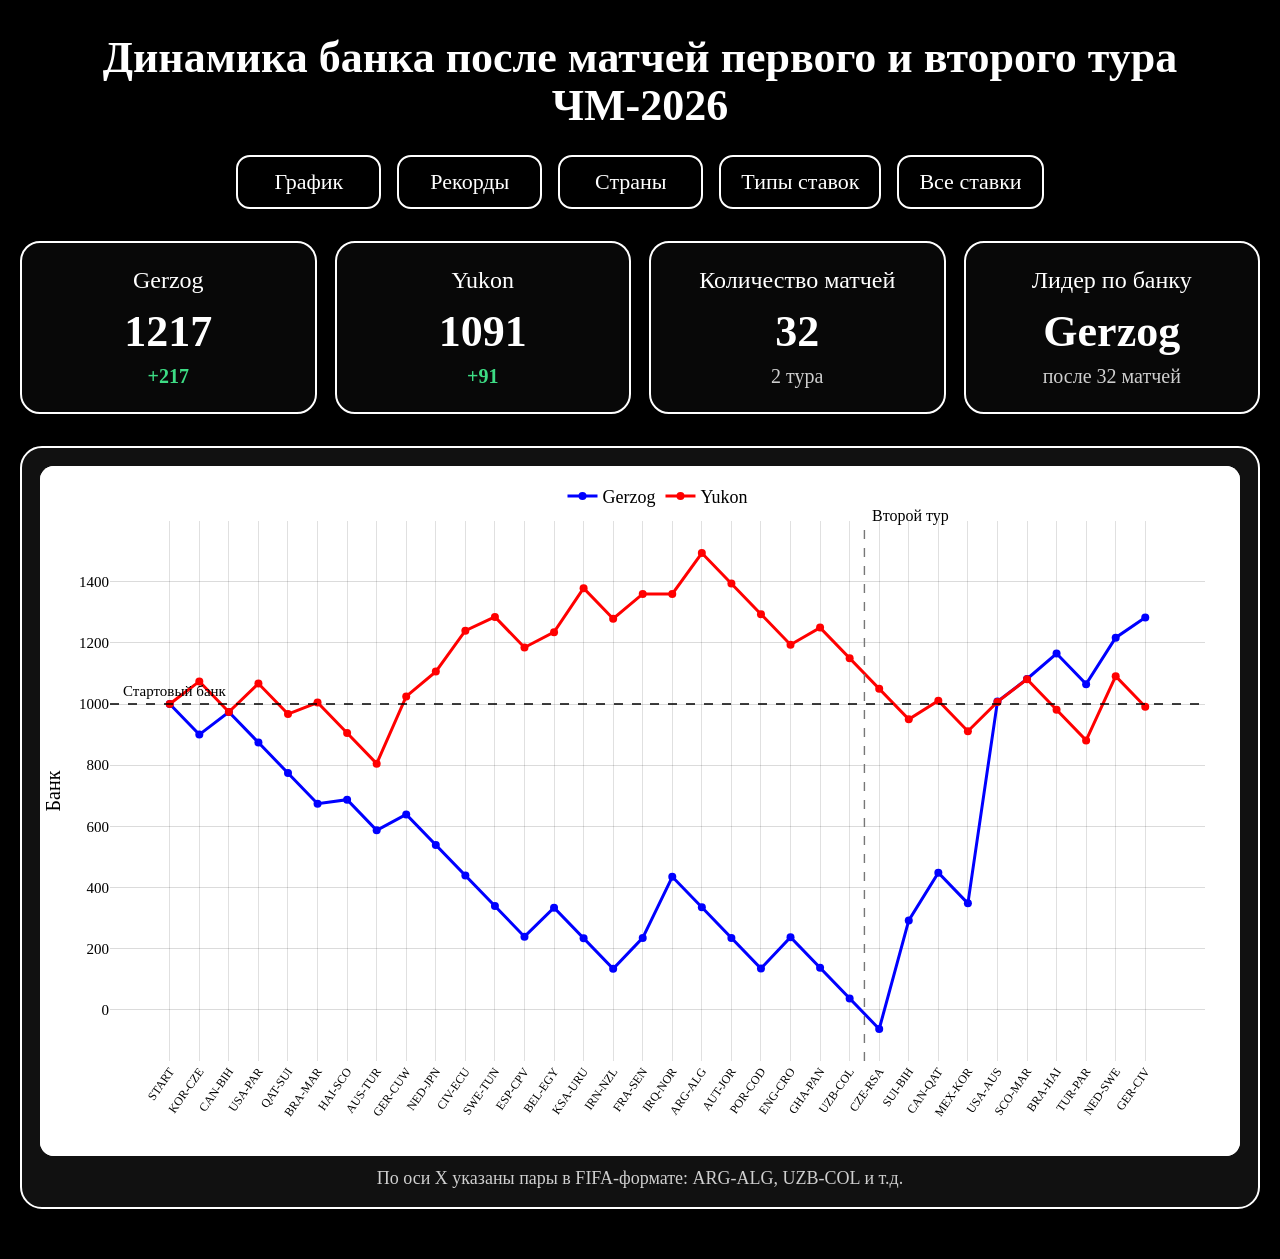
<file: index.html>
<!doctype html>
<html lang="ru">
<head>
  <meta charset="utf-8">
  <meta name="viewport" content="width=device-width, initial-scale=1">
  <title>Динамика банка</title>
  <link rel="stylesheet" href="assets/style.css">
  <script src="https://cdn.plot.ly/plotly-2.35.2.min.js"></script>
</head>
<body class="dark-theme">
<main class="page">
  <h1 class="page-title">Динамика банка после матчей первого и второго тура ЧМ-2026</h1>

  <nav class="top-menu">
    <a href="index.html">График</a>
    <a href="records.html">Рекорды</a>
    <a href="countries.html">Страны</a>
    <a href="markets.html">Типы ставок</a>
    <a href="bets.html">Все ставки</a>
  </nav>

  <section class="summary-grid">
    <article class="summary-card">
      <span class="label">Gerzog</span>
      <span class="value">1217</span>
      <span class="sub plus">+217</span>
    </article>

    <article class="summary-card">
      <span class="label">Yukon</span>
      <span class="value">1091</span>
      <span class="sub plus">+91</span>
    </article>

    <article class="summary-card">
      <span class="label">Количество матчей</span>
      <span class="value">32</span>
      <span class="sub">2 тура</span>
    </article>

    <article class="summary-card">
      <span class="label">Лидер по банку</span>
      <span class="value">Gerzog</span>
      <span class="sub">после 32 матчей</span>
    </article>
  </section>

  <section class="chart-block">
    <div id="bank-chart"></div>
    <p class="note">По оси X указаны пары в FIFA-формате: ARG-ALG, UZB-COL и т.д.</p>
  </section>
</main>

<script src="assets/app.js"></script>
</body>
</html>
</file>
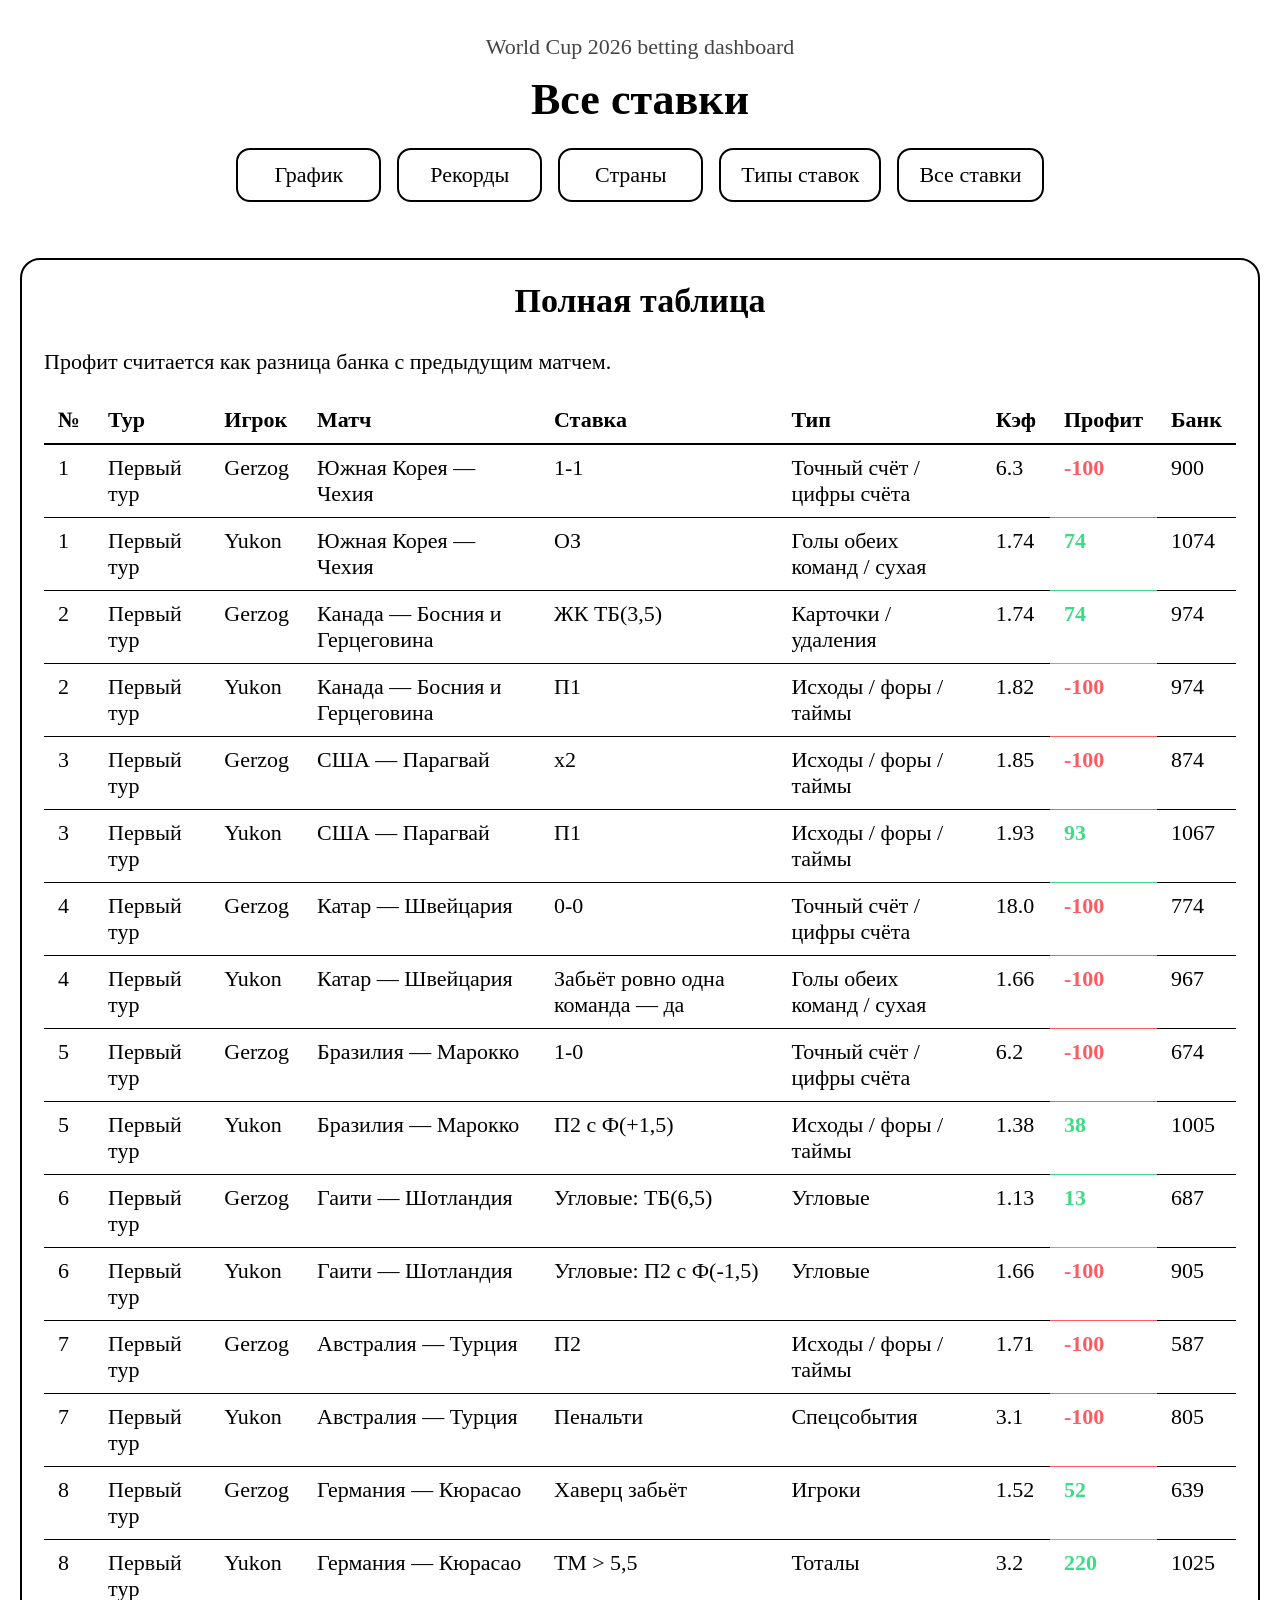
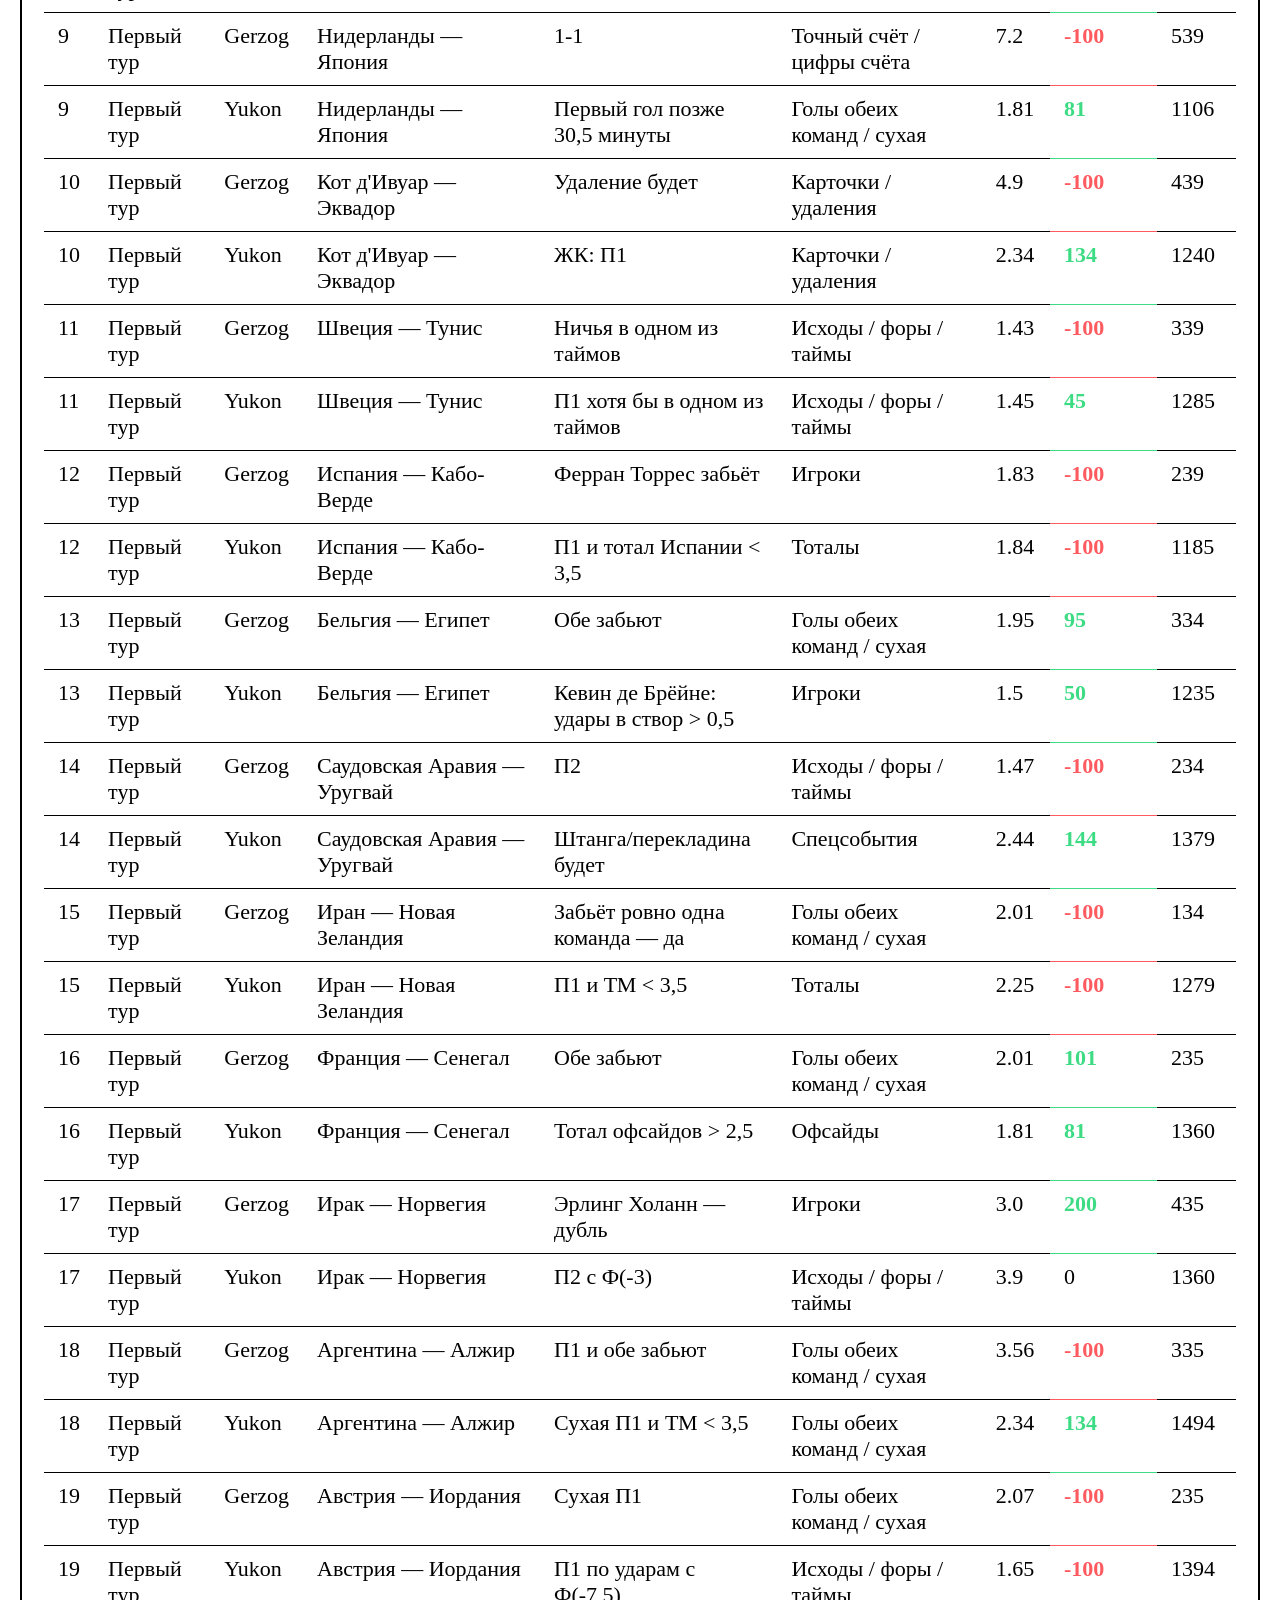
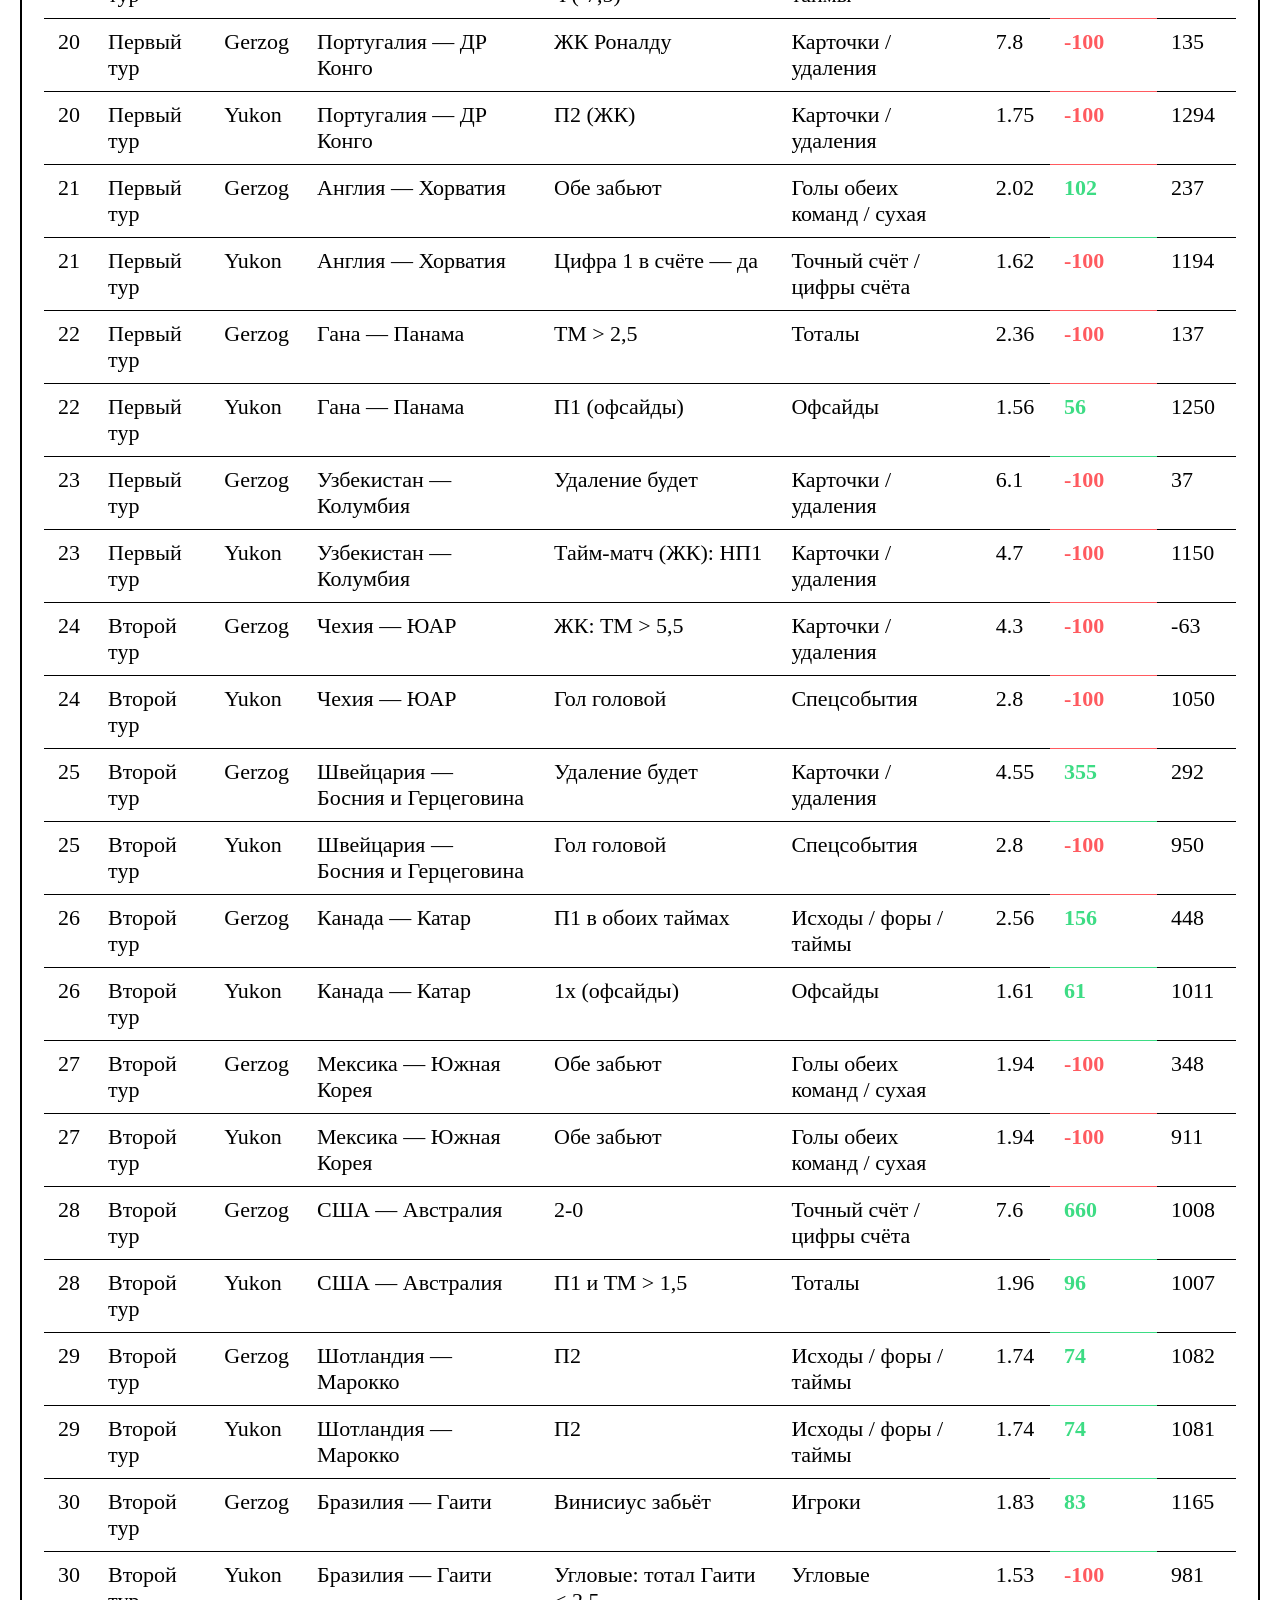
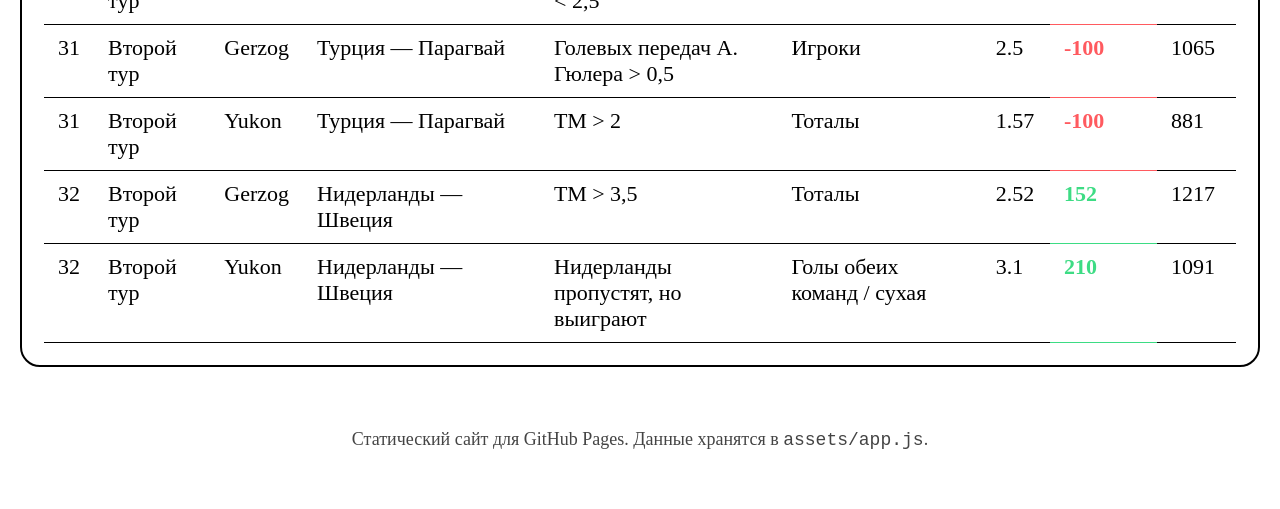
<file: bets.html>
<!doctype html>
<html lang="ru">
<head>
  <meta charset="utf-8">
  <meta name="viewport" content="width=device-width, initial-scale=1">
  <title>Все ставки</title>
  <link rel="stylesheet" href="assets/style.css">
  <script src="https://cdn.plot.ly/plotly-2.35.2.min.js"></script>
</head>
<body class="light-theme">
<header class="site-header">
  <div>
    <p class="eyebrow">World Cup 2026 betting dashboard</p>
    <h1>Все ставки</h1>
  </div>
  <nav>
    <a href="index.html">График</a>
    <a href="records.html">Рекорды</a>
    <a href="countries.html">Страны</a>
    <a href="markets.html">Типы ставок</a>
    <a href="bets.html">Все ставки</a>
  </nav>
</header>
<main>

<section class="panel">
  <div class="panel-title">
    <h2>Полная таблица</h2>
    <p>Профит считается как разница банка с предыдущим матчем.</p>
  </div>
  <div class="table-wrap"><table><thead><tr><th>№</th><th>Тур</th><th>Игрок</th><th>Матч</th><th>Ставка</th><th>Тип</th><th>Кэф</th><th>Профит</th><th>Банк</th></tr></thead><tbody><tr><td>1</td><td>Первый тур</td><td>Gerzog</td><td>Южная Корея — Чехия</td><td>1-1</td><td>Точный счёт / цифры счёта</td><td>6.3</td><td class="minus">-100</td><td>900</td></tr><tr><td>1</td><td>Первый тур</td><td>Yukon</td><td>Южная Корея — Чехия</td><td>ОЗ</td><td>Голы обеих команд / сухая</td><td>1.74</td><td class="plus">74</td><td>1074</td></tr><tr><td>2</td><td>Первый тур</td><td>Gerzog</td><td>Канада — Босния и Герцеговина</td><td>ЖК ТБ(3,5)</td><td>Карточки / удаления</td><td>1.74</td><td class="plus">74</td><td>974</td></tr><tr><td>2</td><td>Первый тур</td><td>Yukon</td><td>Канада — Босния и Герцеговина</td><td>П1</td><td>Исходы / форы / таймы</td><td>1.82</td><td class="minus">-100</td><td>974</td></tr><tr><td>3</td><td>Первый тур</td><td>Gerzog</td><td>США — Парагвай</td><td>x2</td><td>Исходы / форы / таймы</td><td>1.85</td><td class="minus">-100</td><td>874</td></tr><tr><td>3</td><td>Первый тур</td><td>Yukon</td><td>США — Парагвай</td><td>П1</td><td>Исходы / форы / таймы</td><td>1.93</td><td class="plus">93</td><td>1067</td></tr><tr><td>4</td><td>Первый тур</td><td>Gerzog</td><td>Катар — Швейцария</td><td>0-0</td><td>Точный счёт / цифры счёта</td><td>18.0</td><td class="minus">-100</td><td>774</td></tr><tr><td>4</td><td>Первый тур</td><td>Yukon</td><td>Катар — Швейцария</td><td>Забьёт ровно одна команда — да</td><td>Голы обеих команд / сухая</td><td>1.66</td><td class="minus">-100</td><td>967</td></tr><tr><td>5</td><td>Первый тур</td><td>Gerzog</td><td>Бразилия — Марокко</td><td>1-0</td><td>Точный счёт / цифры счёта</td><td>6.2</td><td class="minus">-100</td><td>674</td></tr><tr><td>5</td><td>Первый тур</td><td>Yukon</td><td>Бразилия — Марокко</td><td>П2 с Ф(+1,5)</td><td>Исходы / форы / таймы</td><td>1.38</td><td class="plus">38</td><td>1005</td></tr><tr><td>6</td><td>Первый тур</td><td>Gerzog</td><td>Гаити — Шотландия</td><td>Угловые: ТБ(6,5)</td><td>Угловые</td><td>1.13</td><td class="plus">13</td><td>687</td></tr><tr><td>6</td><td>Первый тур</td><td>Yukon</td><td>Гаити — Шотландия</td><td>Угловые: П2 с Ф(-1,5)</td><td>Угловые</td><td>1.66</td><td class="minus">-100</td><td>905</td></tr><tr><td>7</td><td>Первый тур</td><td>Gerzog</td><td>Австралия — Турция</td><td>П2</td><td>Исходы / форы / таймы</td><td>1.71</td><td class="minus">-100</td><td>587</td></tr><tr><td>7</td><td>Первый тур</td><td>Yukon</td><td>Австралия — Турция</td><td>Пенальти</td><td>Спецсобытия</td><td>3.1</td><td class="minus">-100</td><td>805</td></tr><tr><td>8</td><td>Первый тур</td><td>Gerzog</td><td>Германия — Кюрасао</td><td>Хаверц забьёт</td><td>Игроки</td><td>1.52</td><td class="plus">52</td><td>639</td></tr><tr><td>8</td><td>Первый тур</td><td>Yukon</td><td>Германия — Кюрасао</td><td>ТМ &gt; 5,5</td><td>Тоталы</td><td>3.2</td><td class="plus">220</td><td>1025</td></tr><tr><td>9</td><td>Первый тур</td><td>Gerzog</td><td>Нидерланды — Япония</td><td>1-1</td><td>Точный счёт / цифры счёта</td><td>7.2</td><td class="minus">-100</td><td>539</td></tr><tr><td>9</td><td>Первый тур</td><td>Yukon</td><td>Нидерланды — Япония</td><td>Первый гол позже 30,5 минуты</td><td>Голы обеих команд / сухая</td><td>1.81</td><td class="plus">81</td><td>1106</td></tr><tr><td>10</td><td>Первый тур</td><td>Gerzog</td><td>Кот д&#x27;Ивуар — Эквадор</td><td>Удаление будет</td><td>Карточки / удаления</td><td>4.9</td><td class="minus">-100</td><td>439</td></tr><tr><td>10</td><td>Первый тур</td><td>Yukon</td><td>Кот д&#x27;Ивуар — Эквадор</td><td>ЖК: П1</td><td>Карточки / удаления</td><td>2.34</td><td class="plus">134</td><td>1240</td></tr><tr><td>11</td><td>Первый тур</td><td>Gerzog</td><td>Швеция — Тунис</td><td>Ничья в одном из таймов</td><td>Исходы / форы / таймы</td><td>1.43</td><td class="minus">-100</td><td>339</td></tr><tr><td>11</td><td>Первый тур</td><td>Yukon</td><td>Швеция — Тунис</td><td>П1 хотя бы в одном из таймов</td><td>Исходы / форы / таймы</td><td>1.45</td><td class="plus">45</td><td>1285</td></tr><tr><td>12</td><td>Первый тур</td><td>Gerzog</td><td>Испания — Кабо-Верде</td><td>Ферран Торрес забьёт</td><td>Игроки</td><td>1.83</td><td class="minus">-100</td><td>239</td></tr><tr><td>12</td><td>Первый тур</td><td>Yukon</td><td>Испания — Кабо-Верде</td><td>П1 и тотал Испании &lt; 3,5</td><td>Тоталы</td><td>1.84</td><td class="minus">-100</td><td>1185</td></tr><tr><td>13</td><td>Первый тур</td><td>Gerzog</td><td>Бельгия — Египет</td><td>Обе забьют</td><td>Голы обеих команд / сухая</td><td>1.95</td><td class="plus">95</td><td>334</td></tr><tr><td>13</td><td>Первый тур</td><td>Yukon</td><td>Бельгия — Египет</td><td>Кевин де Брёйне: удары в створ &gt; 0,5</td><td>Игроки</td><td>1.5</td><td class="plus">50</td><td>1235</td></tr><tr><td>14</td><td>Первый тур</td><td>Gerzog</td><td>Саудовская Аравия — Уругвай</td><td>П2</td><td>Исходы / форы / таймы</td><td>1.47</td><td class="minus">-100</td><td>234</td></tr><tr><td>14</td><td>Первый тур</td><td>Yukon</td><td>Саудовская Аравия — Уругвай</td><td>Штанга/перекладина будет</td><td>Спецсобытия</td><td>2.44</td><td class="plus">144</td><td>1379</td></tr><tr><td>15</td><td>Первый тур</td><td>Gerzog</td><td>Иран — Новая Зеландия</td><td>Забьёт ровно одна команда — да</td><td>Голы обеих команд / сухая</td><td>2.01</td><td class="minus">-100</td><td>134</td></tr><tr><td>15</td><td>Первый тур</td><td>Yukon</td><td>Иран — Новая Зеландия</td><td>П1 и ТМ &lt; 3,5</td><td>Тоталы</td><td>2.25</td><td class="minus">-100</td><td>1279</td></tr><tr><td>16</td><td>Первый тур</td><td>Gerzog</td><td>Франция — Сенегал</td><td>Обе забьют</td><td>Голы обеих команд / сухая</td><td>2.01</td><td class="plus">101</td><td>235</td></tr><tr><td>16</td><td>Первый тур</td><td>Yukon</td><td>Франция — Сенегал</td><td>Тотал офсайдов &gt; 2,5</td><td>Офсайды</td><td>1.81</td><td class="plus">81</td><td>1360</td></tr><tr><td>17</td><td>Первый тур</td><td>Gerzog</td><td>Ирак — Норвегия</td><td>Эрлинг Холанн — дубль</td><td>Игроки</td><td>3.0</td><td class="plus">200</td><td>435</td></tr><tr><td>17</td><td>Первый тур</td><td>Yukon</td><td>Ирак — Норвегия</td><td>П2 с Ф(-3)</td><td>Исходы / форы / таймы</td><td>3.9</td><td>0</td><td>1360</td></tr><tr><td>18</td><td>Первый тур</td><td>Gerzog</td><td>Аргентина — Алжир</td><td>П1 и обе забьют</td><td>Голы обеих команд / сухая</td><td>3.56</td><td class="minus">-100</td><td>335</td></tr><tr><td>18</td><td>Первый тур</td><td>Yukon</td><td>Аргентина — Алжир</td><td>Сухая П1 и ТМ &lt; 3,5</td><td>Голы обеих команд / сухая</td><td>2.34</td><td class="plus">134</td><td>1494</td></tr><tr><td>19</td><td>Первый тур</td><td>Gerzog</td><td>Австрия — Иордания</td><td>Сухая П1</td><td>Голы обеих команд / сухая</td><td>2.07</td><td class="minus">-100</td><td>235</td></tr><tr><td>19</td><td>Первый тур</td><td>Yukon</td><td>Австрия — Иордания</td><td>П1 по ударам с Ф(-7,5)</td><td>Исходы / форы / таймы</td><td>1.65</td><td class="minus">-100</td><td>1394</td></tr><tr><td>20</td><td>Первый тур</td><td>Gerzog</td><td>Португалия — ДР Конго</td><td>ЖК Роналду</td><td>Карточки / удаления</td><td>7.8</td><td class="minus">-100</td><td>135</td></tr><tr><td>20</td><td>Первый тур</td><td>Yukon</td><td>Португалия — ДР Конго</td><td>П2 (ЖК)</td><td>Карточки / удаления</td><td>1.75</td><td class="minus">-100</td><td>1294</td></tr><tr><td>21</td><td>Первый тур</td><td>Gerzog</td><td>Англия — Хорватия</td><td>Обе забьют</td><td>Голы обеих команд / сухая</td><td>2.02</td><td class="plus">102</td><td>237</td></tr><tr><td>21</td><td>Первый тур</td><td>Yukon</td><td>Англия — Хорватия</td><td>Цифра 1 в счёте — да</td><td>Точный счёт / цифры счёта</td><td>1.62</td><td class="minus">-100</td><td>1194</td></tr><tr><td>22</td><td>Первый тур</td><td>Gerzog</td><td>Гана — Панама</td><td>ТМ &gt; 2,5</td><td>Тоталы</td><td>2.36</td><td class="minus">-100</td><td>137</td></tr><tr><td>22</td><td>Первый тур</td><td>Yukon</td><td>Гана — Панама</td><td>П1 (офсайды)</td><td>Офсайды</td><td>1.56</td><td class="plus">56</td><td>1250</td></tr><tr><td>23</td><td>Первый тур</td><td>Gerzog</td><td>Узбекистан — Колумбия</td><td>Удаление будет</td><td>Карточки / удаления</td><td>6.1</td><td class="minus">-100</td><td>37</td></tr><tr><td>23</td><td>Первый тур</td><td>Yukon</td><td>Узбекистан — Колумбия</td><td>Тайм-матч (ЖК): НП1</td><td>Карточки / удаления</td><td>4.7</td><td class="minus">-100</td><td>1150</td></tr><tr><td>24</td><td>Второй тур</td><td>Gerzog</td><td>Чехия — ЮАР</td><td>ЖК: ТМ &gt; 5,5</td><td>Карточки / удаления</td><td>4.3</td><td class="minus">-100</td><td>-63</td></tr><tr><td>24</td><td>Второй тур</td><td>Yukon</td><td>Чехия — ЮАР</td><td>Гол головой</td><td>Спецсобытия</td><td>2.8</td><td class="minus">-100</td><td>1050</td></tr><tr><td>25</td><td>Второй тур</td><td>Gerzog</td><td>Швейцария — Босния и Герцеговина</td><td>Удаление будет</td><td>Карточки / удаления</td><td>4.55</td><td class="plus">355</td><td>292</td></tr><tr><td>25</td><td>Второй тур</td><td>Yukon</td><td>Швейцария — Босния и Герцеговина</td><td>Гол головой</td><td>Спецсобытия</td><td>2.8</td><td class="minus">-100</td><td>950</td></tr><tr><td>26</td><td>Второй тур</td><td>Gerzog</td><td>Канада — Катар</td><td>П1 в обоих таймах</td><td>Исходы / форы / таймы</td><td>2.56</td><td class="plus">156</td><td>448</td></tr><tr><td>26</td><td>Второй тур</td><td>Yukon</td><td>Канада — Катар</td><td>1x (офсайды)</td><td>Офсайды</td><td>1.61</td><td class="plus">61</td><td>1011</td></tr><tr><td>27</td><td>Второй тур</td><td>Gerzog</td><td>Мексика — Южная Корея</td><td>Обе забьют</td><td>Голы обеих команд / сухая</td><td>1.94</td><td class="minus">-100</td><td>348</td></tr><tr><td>27</td><td>Второй тур</td><td>Yukon</td><td>Мексика — Южная Корея</td><td>Обе забьют</td><td>Голы обеих команд / сухая</td><td>1.94</td><td class="minus">-100</td><td>911</td></tr><tr><td>28</td><td>Второй тур</td><td>Gerzog</td><td>США — Австралия</td><td>2-0</td><td>Точный счёт / цифры счёта</td><td>7.6</td><td class="plus">660</td><td>1008</td></tr><tr><td>28</td><td>Второй тур</td><td>Yukon</td><td>США — Австралия</td><td>П1 и ТМ &gt; 1,5</td><td>Тоталы</td><td>1.96</td><td class="plus">96</td><td>1007</td></tr><tr><td>29</td><td>Второй тур</td><td>Gerzog</td><td>Шотландия — Марокко</td><td>П2</td><td>Исходы / форы / таймы</td><td>1.74</td><td class="plus">74</td><td>1082</td></tr><tr><td>29</td><td>Второй тур</td><td>Yukon</td><td>Шотландия — Марокко</td><td>П2</td><td>Исходы / форы / таймы</td><td>1.74</td><td class="plus">74</td><td>1081</td></tr><tr><td>30</td><td>Второй тур</td><td>Gerzog</td><td>Бразилия — Гаити</td><td>Винисиус забьёт</td><td>Игроки</td><td>1.83</td><td class="plus">83</td><td>1165</td></tr><tr><td>30</td><td>Второй тур</td><td>Yukon</td><td>Бразилия — Гаити</td><td>Угловые: тотал Гаити &lt; 2,5</td><td>Угловые</td><td>1.53</td><td class="minus">-100</td><td>981</td></tr><tr><td>31</td><td>Второй тур</td><td>Gerzog</td><td>Турция — Парагвай</td><td>Голевых передач А. Гюлера &gt; 0,5</td><td>Игроки</td><td>2.5</td><td class="minus">-100</td><td>1065</td></tr><tr><td>31</td><td>Второй тур</td><td>Yukon</td><td>Турция — Парагвай</td><td>ТМ &gt; 2</td><td>Тоталы</td><td>1.57</td><td class="minus">-100</td><td>881</td></tr><tr><td>32</td><td>Второй тур</td><td>Gerzog</td><td>Нидерланды — Швеция</td><td>ТМ &gt; 3,5</td><td>Тоталы</td><td>2.52</td><td class="plus">152</td><td>1217</td></tr><tr><td>32</td><td>Второй тур</td><td>Yukon</td><td>Нидерланды — Швеция</td><td>Нидерланды пропустят, но выиграют</td><td>Голы обеих команд / сухая</td><td>3.1</td><td class="plus">210</td><td>1091</td></tr></tbody></table></div>
</section>

</main>
<footer>
  <p>Статический сайт для GitHub Pages. Данные хранятся в <code>assets/app.js</code>.</p>
</footer>
<script src="assets/app.js"></script>
</body>
</html>
</file>
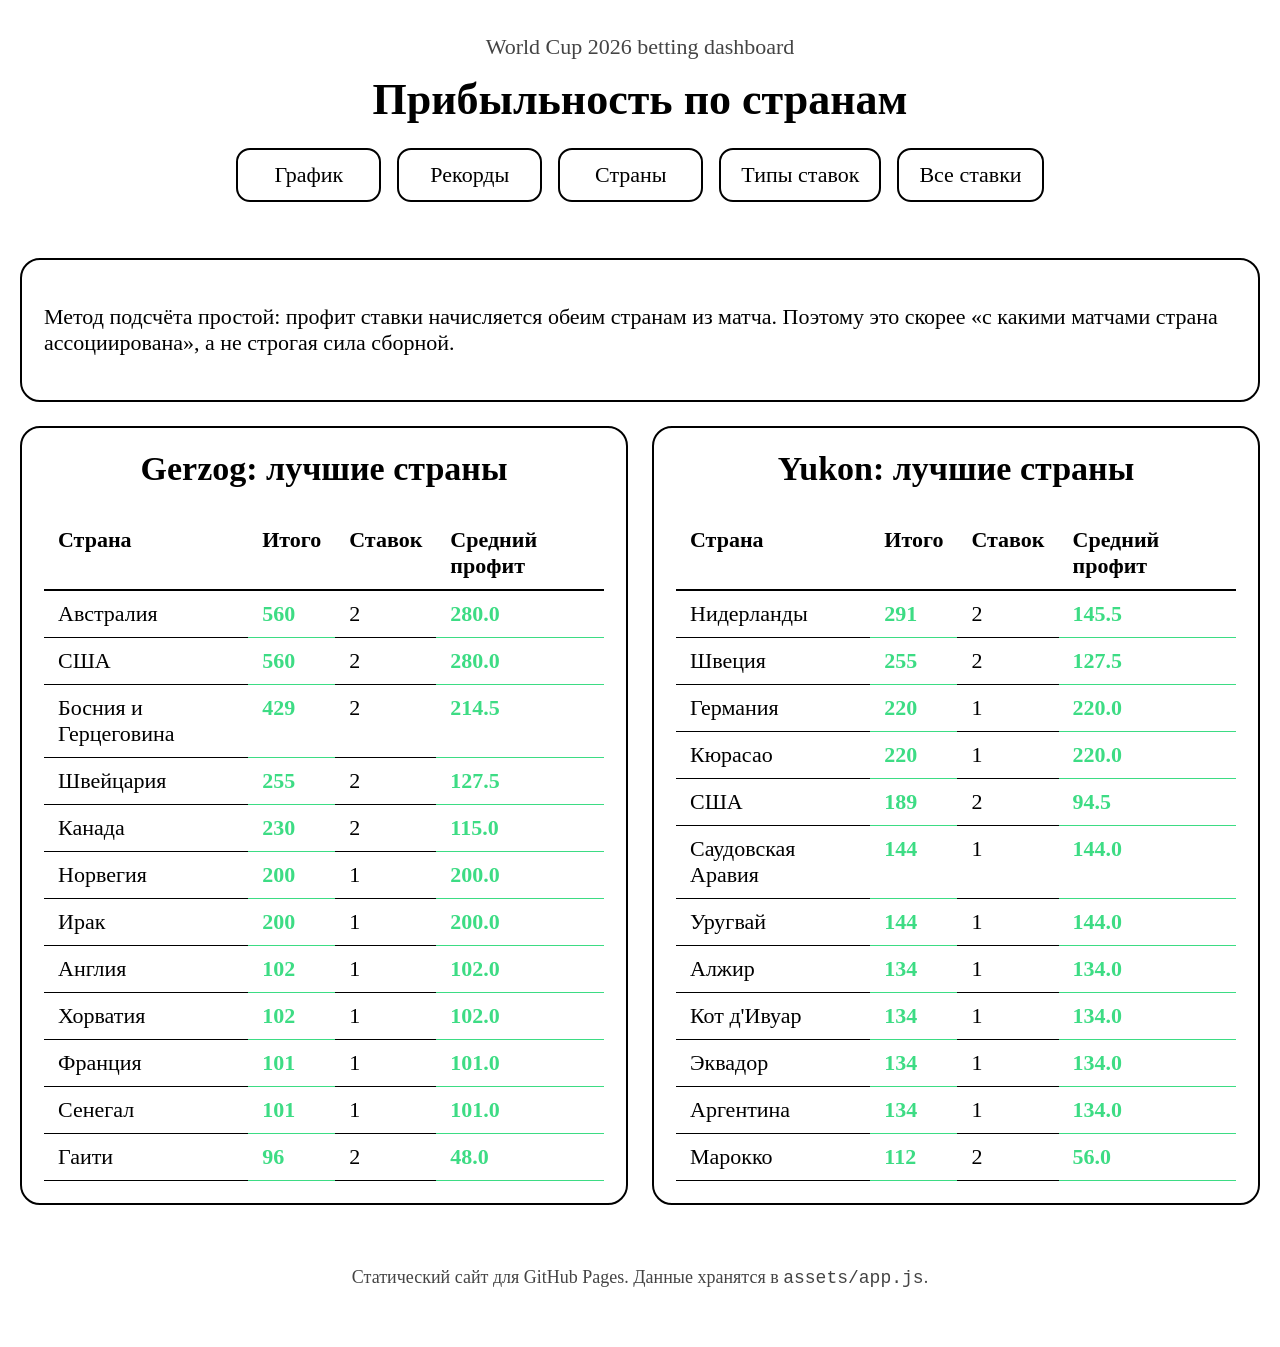
<file: countries.html>
<!doctype html>
<html lang="ru">
<head>
  <meta charset="utf-8">
  <meta name="viewport" content="width=device-width, initial-scale=1">
  <title>Страны</title>
  <link rel="stylesheet" href="assets/style.css">
  <script src="https://cdn.plot.ly/plotly-2.35.2.min.js"></script>
</head>
<body class="light-theme">
<header class="site-header">
  <div>
    <p class="eyebrow">World Cup 2026 betting dashboard</p>
    <h1>Прибыльность по странам</h1>
  </div>
  <nav>
    <a href="index.html">График</a>
    <a href="records.html">Рекорды</a>
    <a href="countries.html">Страны</a>
    <a href="markets.html">Типы ставок</a>
    <a href="bets.html">Все ставки</a>
  </nav>
</header>
<main>

<section class="notice">
  <p>Метод подсчёта простой: профит ставки начисляется обеим странам из матча. Поэтому это скорее «с какими матчами страна ассоциирована», а не строгая сила сборной.</p>
</section>
<section class="grid-two">
  <article class="panel">
    <h2>Gerzog: лучшие страны</h2>
    <div class="table-wrap"><table><thead><tr><th>Страна</th><th>Итого</th><th>Ставок</th><th>Средний профит</th></tr></thead><tbody><tr><td>Австралия</td><td class="plus">560</td><td>2</td><td class="plus">280.0</td></tr><tr><td>США</td><td class="plus">560</td><td>2</td><td class="plus">280.0</td></tr><tr><td>Босния и Герцеговина</td><td class="plus">429</td><td>2</td><td class="plus">214.5</td></tr><tr><td>Швейцария</td><td class="plus">255</td><td>2</td><td class="plus">127.5</td></tr><tr><td>Канада</td><td class="plus">230</td><td>2</td><td class="plus">115.0</td></tr><tr><td>Норвегия</td><td class="plus">200</td><td>1</td><td class="plus">200.0</td></tr><tr><td>Ирак</td><td class="plus">200</td><td>1</td><td class="plus">200.0</td></tr><tr><td>Англия</td><td class="plus">102</td><td>1</td><td class="plus">102.0</td></tr><tr><td>Хорватия</td><td class="plus">102</td><td>1</td><td class="plus">102.0</td></tr><tr><td>Франция</td><td class="plus">101</td><td>1</td><td class="plus">101.0</td></tr><tr><td>Сенегал</td><td class="plus">101</td><td>1</td><td class="plus">101.0</td></tr><tr><td>Гаити</td><td class="plus">96</td><td>2</td><td class="plus">48.0</td></tr></tbody></table></div>
  </article>
  <article class="panel">
    <h2>Yukon: лучшие страны</h2>
    <div class="table-wrap"><table><thead><tr><th>Страна</th><th>Итого</th><th>Ставок</th><th>Средний профит</th></tr></thead><tbody><tr><td>Нидерланды</td><td class="plus">291</td><td>2</td><td class="plus">145.5</td></tr><tr><td>Швеция</td><td class="plus">255</td><td>2</td><td class="plus">127.5</td></tr><tr><td>Германия</td><td class="plus">220</td><td>1</td><td class="plus">220.0</td></tr><tr><td>Кюрасао</td><td class="plus">220</td><td>1</td><td class="plus">220.0</td></tr><tr><td>США</td><td class="plus">189</td><td>2</td><td class="plus">94.5</td></tr><tr><td>Саудовская Аравия</td><td class="plus">144</td><td>1</td><td class="plus">144.0</td></tr><tr><td>Уругвай</td><td class="plus">144</td><td>1</td><td class="plus">144.0</td></tr><tr><td>Алжир</td><td class="plus">134</td><td>1</td><td class="plus">134.0</td></tr><tr><td>Кот д&#x27;Ивуар</td><td class="plus">134</td><td>1</td><td class="plus">134.0</td></tr><tr><td>Эквадор</td><td class="plus">134</td><td>1</td><td class="plus">134.0</td></tr><tr><td>Аргентина</td><td class="plus">134</td><td>1</td><td class="plus">134.0</td></tr><tr><td>Марокко</td><td class="plus">112</td><td>2</td><td class="plus">56.0</td></tr></tbody></table></div>
  </article>
</section>

</main>
<footer>
  <p>Статический сайт для GitHub Pages. Данные хранятся в <code>assets/app.js</code>.</p>
</footer>
<script src="assets/app.js"></script>
</body>
</html>
</file>
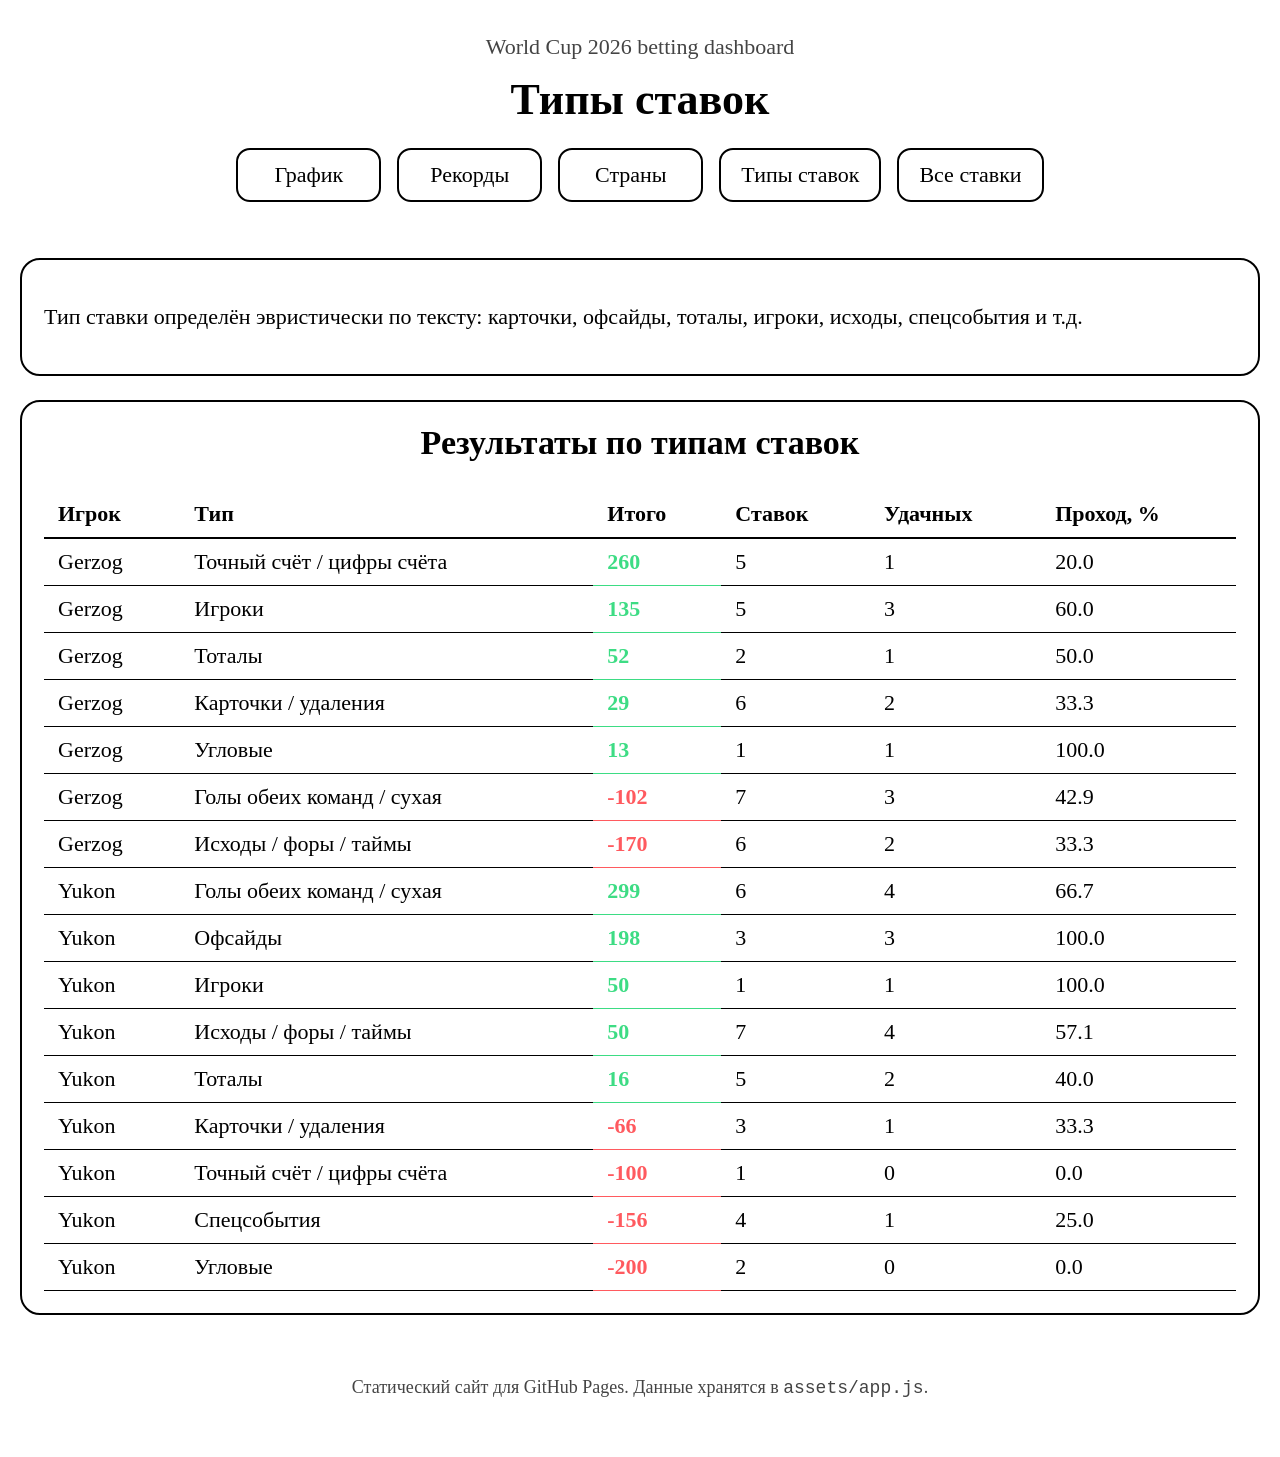
<file: markets.html>
<!doctype html>
<html lang="ru">
<head>
  <meta charset="utf-8">
  <meta name="viewport" content="width=device-width, initial-scale=1">
  <title>Типы ставок</title>
  <link rel="stylesheet" href="assets/style.css">
  <script src="https://cdn.plot.ly/plotly-2.35.2.min.js"></script>
</head>
<body class="light-theme">
<header class="site-header">
  <div>
    <p class="eyebrow">World Cup 2026 betting dashboard</p>
    <h1>Типы ставок</h1>
  </div>
  <nav>
    <a href="index.html">График</a>
    <a href="records.html">Рекорды</a>
    <a href="countries.html">Страны</a>
    <a href="markets.html">Типы ставок</a>
    <a href="bets.html">Все ставки</a>
  </nav>
</header>
<main>

<section class="notice">
  <p>Тип ставки определён эвристически по тексту: карточки, офсайды, тоталы, игроки, исходы, спецсобытия и т.д.</p>
</section>
<section class="panel">
  <h2>Результаты по типам ставок</h2>
  <div class="table-wrap"><table><thead><tr><th>Игрок</th><th>Тип</th><th>Итого</th><th>Ставок</th><th>Удачных</th><th>Проход, %</th></tr></thead><tbody><tr><td>Gerzog</td><td>Точный счёт / цифры счёта</td><td class="plus">260</td><td>5</td><td>1</td><td>20.0</td></tr><tr><td>Gerzog</td><td>Игроки</td><td class="plus">135</td><td>5</td><td>3</td><td>60.0</td></tr><tr><td>Gerzog</td><td>Тоталы</td><td class="plus">52</td><td>2</td><td>1</td><td>50.0</td></tr><tr><td>Gerzog</td><td>Карточки / удаления</td><td class="plus">29</td><td>6</td><td>2</td><td>33.3</td></tr><tr><td>Gerzog</td><td>Угловые</td><td class="plus">13</td><td>1</td><td>1</td><td>100.0</td></tr><tr><td>Gerzog</td><td>Голы обеих команд / сухая</td><td class="minus">-102</td><td>7</td><td>3</td><td>42.9</td></tr><tr><td>Gerzog</td><td>Исходы / форы / таймы</td><td class="minus">-170</td><td>6</td><td>2</td><td>33.3</td></tr><tr><td>Yukon</td><td>Голы обеих команд / сухая</td><td class="plus">299</td><td>6</td><td>4</td><td>66.7</td></tr><tr><td>Yukon</td><td>Офсайды</td><td class="plus">198</td><td>3</td><td>3</td><td>100.0</td></tr><tr><td>Yukon</td><td>Игроки</td><td class="plus">50</td><td>1</td><td>1</td><td>100.0</td></tr><tr><td>Yukon</td><td>Исходы / форы / таймы</td><td class="plus">50</td><td>7</td><td>4</td><td>57.1</td></tr><tr><td>Yukon</td><td>Тоталы</td><td class="plus">16</td><td>5</td><td>2</td><td>40.0</td></tr><tr><td>Yukon</td><td>Карточки / удаления</td><td class="minus">-66</td><td>3</td><td>1</td><td>33.3</td></tr><tr><td>Yukon</td><td>Точный счёт / цифры счёта</td><td class="minus">-100</td><td>1</td><td>0</td><td>0.0</td></tr><tr><td>Yukon</td><td>Спецсобытия</td><td class="minus">-156</td><td>4</td><td>1</td><td>25.0</td></tr><tr><td>Yukon</td><td>Угловые</td><td class="minus">-200</td><td>2</td><td>0</td><td>0.0</td></tr></tbody></table></div>
</section>

</main>
<footer>
  <p>Статический сайт для GitHub Pages. Данные хранятся в <code>assets/app.js</code>.</p>
</footer>
<script src="assets/app.js"></script>
</body>
</html>
</file>
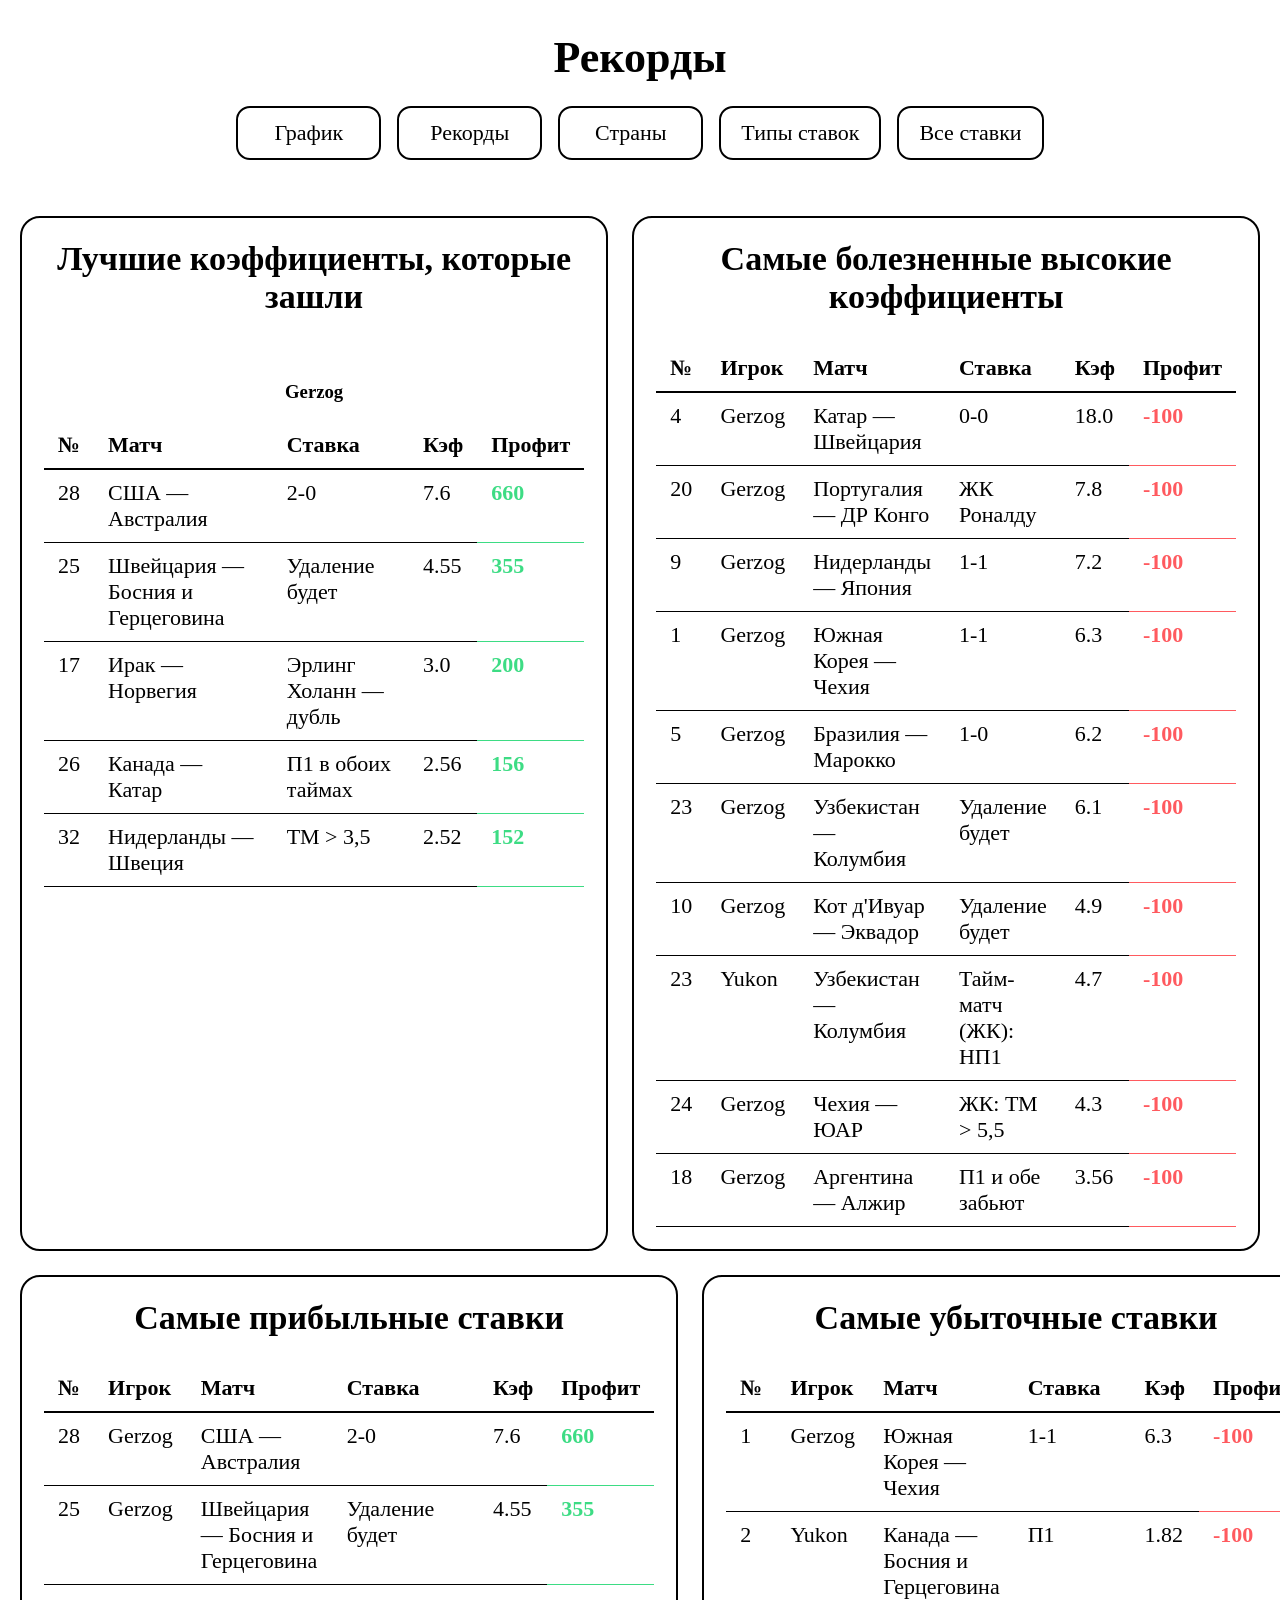
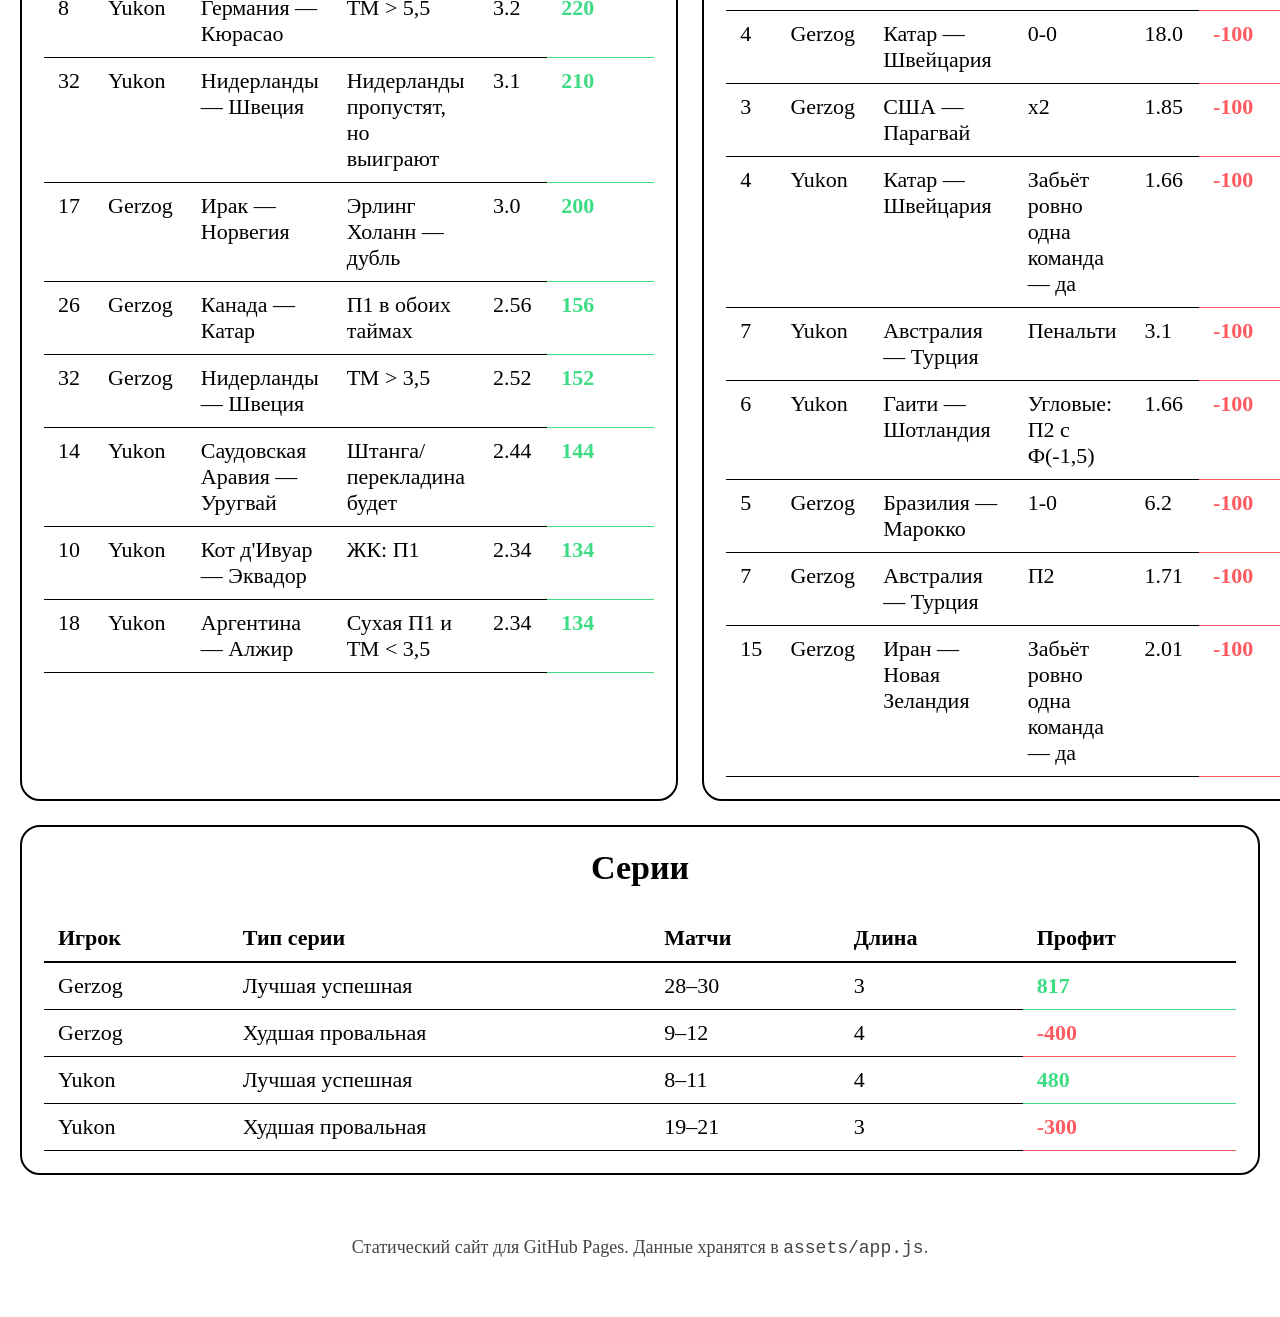
<file: records.html>
<!doctype html>
<html lang="ru">
<head>
  <meta charset="utf-8">
  <meta name="viewport" content="width=device-width, initial-scale=1">
  <title>Рекорды</title>
  <link rel="stylesheet" href="assets/style.css">
  <script src="https://cdn.plot.ly/plotly-2.35.2.min.js"></script>
</head>
<body class="light-theme">
<header class="site-header">
  <div>
    <h1>Рекорды</h1>
  </div>
  <nav>
    <a href="index.html">График</a>
    <a href="records.html">Рекорды</a>
    <a href="countries.html">Страны</a>
    <a href="markets.html">Типы ставок</a>
    <a href="bets.html">Все ставки</a>
  </nav>
</header>
<main>

<section class="grid-two">
  <article class="panel">
    <h2>Лучшие коэффициенты, которые зашли</h2> <br><h3><center>Gerzog</center></h3>
    <div class="table-wrap"><table><thead><tr><th>№</th><th>Матч</th><th>Ставка</th><th>Кэф</th><th>Профит</th></tr></thead><tbody><tr><td>28</td><td>США — Австралия</td><td>2-0</td><td>7.6</td><td class="plus">660</td></tr><tr><td>25</td><td>Швейцария — Босния и Герцеговина</td><td>Удаление будет</td><td>4.55</td><td class="plus">355</td></tr><tr><td>17</td><td>Ирак — Норвегия</td><td>Эрлинг Холанн — дубль</td><td>3.0</td><td class="plus">200</td></tr><tr><td>26</td><td>Канада — Катар</td><td>П1 в обоих таймах</td><td>2.56</td><td class="plus">156</td></tr><tr><td>32</td><td>Нидерланды — Швеция</td><td>ТМ &gt; 3,5</td><td>2.52</td><td class="plus">152</td></tr></tbody></table></div>
  </article>
  <article class="panel">
    <h2>Самые болезненные высокие коэффициенты</h2>
    <div class="table-wrap"><table><thead><tr><th>№</th><th>Игрок</th><th>Матч</th><th>Ставка</th><th>Кэф</th><th>Профит</th></tr></thead><tbody><tr><td>4</td><td>Gerzog</td><td>Катар — Швейцария</td><td>0-0</td><td>18.0</td><td class="minus">-100</td></tr><tr><td>20</td><td>Gerzog</td><td>Португалия — ДР Конго</td><td>ЖК Роналду</td><td>7.8</td><td class="minus">-100</td></tr><tr><td>9</td><td>Gerzog</td><td>Нидерланды — Япония</td><td>1-1</td><td>7.2</td><td class="minus">-100</td></tr><tr><td>1</td><td>Gerzog</td><td>Южная Корея — Чехия</td><td>1-1</td><td>6.3</td><td class="minus">-100</td></tr><tr><td>5</td><td>Gerzog</td><td>Бразилия — Марокко</td><td>1-0</td><td>6.2</td><td class="minus">-100</td></tr><tr><td>23</td><td>Gerzog</td><td>Узбекистан — Колумбия</td><td>Удаление будет</td><td>6.1</td><td class="minus">-100</td></tr><tr><td>10</td><td>Gerzog</td><td>Кот д&#x27;Ивуар — Эквадор</td><td>Удаление будет</td><td>4.9</td><td class="minus">-100</td></tr><tr><td>23</td><td>Yukon</td><td>Узбекистан — Колумбия</td><td>Тайм-матч (ЖК): НП1</td><td>4.7</td><td class="minus">-100</td></tr><tr><td>24</td><td>Gerzog</td><td>Чехия — ЮАР</td><td>ЖК: ТМ &gt; 5,5</td><td>4.3</td><td class="minus">-100</td></tr><tr><td>18</td><td>Gerzog</td><td>Аргентина — Алжир</td><td>П1 и обе забьют</td><td>3.56</td><td class="minus">-100</td></tr></tbody></table></div>
  </article>
</section>
<section class="grid-two">
  <article class="panel">
    <h2>Самые прибыльные ставки</h2>
    <div class="table-wrap"><table><thead><tr><th>№</th><th>Игрок</th><th>Матч</th><th>Ставка</th><th>Кэф</th><th>Профит</th></tr></thead><tbody><tr><td>28</td><td>Gerzog</td><td>США — Австралия</td><td>2-0</td><td>7.6</td><td class="plus">660</td></tr><tr><td>25</td><td>Gerzog</td><td>Швейцария — Босния и Герцеговина</td><td>Удаление будет</td><td>4.55</td><td class="plus">355</td></tr><tr><td>8</td><td>Yukon</td><td>Германия — Кюрасао</td><td>ТМ &gt; 5,5</td><td>3.2</td><td class="plus">220</td></tr><tr><td>32</td><td>Yukon</td><td>Нидерланды — Швеция</td><td>Нидерланды пропустят, но выиграют</td><td>3.1</td><td class="plus">210</td></tr><tr><td>17</td><td>Gerzog</td><td>Ирак — Норвегия</td><td>Эрлинг Холанн — дубль</td><td>3.0</td><td class="plus">200</td></tr><tr><td>26</td><td>Gerzog</td><td>Канада — Катар</td><td>П1 в обоих таймах</td><td>2.56</td><td class="plus">156</td></tr><tr><td>32</td><td>Gerzog</td><td>Нидерланды — Швеция</td><td>ТМ &gt; 3,5</td><td>2.52</td><td class="plus">152</td></tr><tr><td>14</td><td>Yukon</td><td>Саудовская Аравия — Уругвай</td><td>Штанга/перекладина будет</td><td>2.44</td><td class="plus">144</td></tr><tr><td>10</td><td>Yukon</td><td>Кот д&#x27;Ивуар — Эквадор</td><td>ЖК: П1</td><td>2.34</td><td class="plus">134</td></tr><tr><td>18</td><td>Yukon</td><td>Аргентина — Алжир</td><td>Сухая П1 и ТМ &lt; 3,5</td><td>2.34</td><td class="plus">134</td></tr></tbody></table></div>
  </article>
  <article class="panel">
    <h2>Самые убыточные ставки</h2>
    <div class="table-wrap"><table><thead><tr><th>№</th><th>Игрок</th><th>Матч</th><th>Ставка</th><th>Кэф</th><th>Профит</th></tr></thead><tbody><tr><td>1</td><td>Gerzog</td><td>Южная Корея — Чехия</td><td>1-1</td><td>6.3</td><td class="minus">-100</td></tr><tr><td>2</td><td>Yukon</td><td>Канада — Босния и Герцеговина</td><td>П1</td><td>1.82</td><td class="minus">-100</td></tr><tr><td>4</td><td>Gerzog</td><td>Катар — Швейцария</td><td>0-0</td><td>18.0</td><td class="minus">-100</td></tr><tr><td>3</td><td>Gerzog</td><td>США — Парагвай</td><td>x2</td><td>1.85</td><td class="minus">-100</td></tr><tr><td>4</td><td>Yukon</td><td>Катар — Швейцария</td><td>Забьёт ровно одна команда — да</td><td>1.66</td><td class="minus">-100</td></tr><tr><td>7</td><td>Yukon</td><td>Австралия — Турция</td><td>Пенальти</td><td>3.1</td><td class="minus">-100</td></tr><tr><td>6</td><td>Yukon</td><td>Гаити — Шотландия</td><td>Угловые: П2 с Ф(-1,5)</td><td>1.66</td><td class="minus">-100</td></tr><tr><td>5</td><td>Gerzog</td><td>Бразилия — Марокко</td><td>1-0</td><td>6.2</td><td class="minus">-100</td></tr><tr><td>7</td><td>Gerzog</td><td>Австралия — Турция</td><td>П2</td><td>1.71</td><td class="minus">-100</td></tr><tr><td>15</td><td>Gerzog</td><td>Иран — Новая Зеландия</td><td>Забьёт ровно одна команда — да</td><td>2.01</td><td class="minus">-100</td></tr></tbody></table></div>
  </article>
</section>
<section class="panel">
  <h2>Серии</h2>
  <div class="table-wrap"><table><thead><tr><th>Игрок</th><th>Тип серии</th><th>Матчи</th><th>Длина</th><th>Профит</th></tr></thead><tbody><tr><td>Gerzog</td><td>Лучшая успешная</td><td>28–30</td><td>3</td><td class="plus">817</td></tr><tr><td>Gerzog</td><td>Худшая провальная</td><td>9–12</td><td>4</td><td class="minus">-400</td></tr><tr><td>Yukon</td><td>Лучшая успешная</td><td>8–11</td><td>4</td><td class="plus">480</td></tr><tr><td>Yukon</td><td>Худшая провальная</td><td>19–21</td><td>3</td><td class="minus">-300</td></tr></tbody></table></div>
</section>

</main>
<footer>
  <p>Статический сайт для GitHub Pages. Данные хранятся в <code>assets/app.js</code>.</p>
</footer>
<script src="assets/app.js"></script>
</body>
</html>
</file>
<file: assets/style.css>
* {
  box-sizing: border-box;
}

body {
  margin: 0;
  font-family: "Times New Roman", Times, serif;
}

body.dark-theme {
  background: #000;
  color: #fff;
}

body.light-theme {
  background: #fff;
  color: #000;
}

.page,
main,
.site-header,
footer {
  width: min(1500px, calc(100% - 40px));
  margin-left: auto;
  margin-right: auto;
}

.page {
  padding: 34px 0 50px;
}

.site-header {
  padding: 34px 0 24px;
  text-align: center;
}

.page-title,
.site-header h1 {
  margin: 0 0 24px;
  text-align: center;
  font-size: 44px;
  font-weight: 700;
  line-height: 1.1;
}

.eyebrow,
.site-header .eyebrow {
  margin: 0 0 16px;
  text-align: center;
  font-size: 22px;
}

.top-menu,
.site-header nav,
header nav {
  display: flex;
  justify-content: center;
  flex-wrap: wrap;
  gap: 16px;
  margin-bottom: 32px;
}

.top-menu a,
.site-header nav a,
header nav a {
  min-width: 145px;
  padding: 14px 20px;
  border: 2px solid currentColor;
  border-radius: 14px;
  color: inherit;
  text-align: center;
  text-decoration: none;
  font-size: 22px;
  line-height: 1;
  transition: 0.15s ease;
}

.dark-theme .top-menu a:hover,
.dark-theme .site-header nav a:hover,
.dark-theme header nav a:hover {
  background: #fff;
  color: #000;
}

.light-theme .top-menu a:hover,
.light-theme .site-header nav a:hover,
.light-theme header nav a:hover {
  background: #000;
  color: #fff;
}

.summary-grid {
  display: grid;
  grid-template-columns: repeat(4, 1fr);
  gap: 18px;
  margin-bottom: 32px;
}

.summary-card {
  border: 2px solid currentColor;
  border-radius: 20px;
  padding: 24px 16px;
  text-align: center;
}

.dark-theme .summary-card {
  background: #080808;
}

.light-theme .summary-card {
  background: #fff;
}

.summary-card .label {
  display: block;
  margin-bottom: 12px;
  font-size: 24px;
}

.summary-card .value {
  display: block;
  margin-bottom: 8px;
  font-size: 44px;
  font-weight: 700;
}

.summary-card .sub {
  display: block;
  font-size: 20px;
}

.chart-block {
  padding: 18px;
  border: 2px solid currentColor;
  border-radius: 22px;
}

.dark-theme .chart-block {
  background: #111;
}

.light-theme .chart-block {
  background: #fff;
}

#bank-chart {
  width: 100%;
  height: 690px;
  background: #fff;
  border-radius: 14px;
  overflow: hidden;
}

.note {
  margin: 12px 0 0;
  text-align: center;
  font-size: 18px;
}

.panel,
.notice,
.card {
  margin-bottom: 24px;
  padding: 22px;
  border: 2px solid currentColor;
  border-radius: 20px;
}

.dark-theme .panel,
.dark-theme .notice,
.dark-theme .card {
  background: #080808;
}

.light-theme .panel,
.light-theme .notice,
.light-theme .card {
  background: #fff;
}

.panel h2,
.notice h2 {
  margin-top: 0;
  text-align: center;
  font-size: 34px;
}

.notice p,
.panel p {
  font-size: 22px;
}

.grid-two {
  display: grid;
  grid-template-columns: 1fr 1fr;
  gap: 24px;
}

.table-wrap {
  overflow-x: auto;
}

table {
  width: 100%;
  border-collapse: collapse;
  color: inherit;
  font-size: 22px;
}

th,
td {
  padding: 10px 14px;
  border-bottom: 1px solid currentColor;
  text-align: left;
  vertical-align: top;
}

th {
  border-bottom: 2px solid currentColor;
  font-weight: 700;
}

.dark-theme tr:hover td {
  background: #151515;
}

.light-theme tr:hover td {
  background: #f2f2f2;
}

.plus {
  color: #3ddc84 !important;
  font-weight: 700;
}

.minus {
  color: #ff5a5f !important;
  font-weight: 700;
}

footer {
  padding: 20px 0 40px;
  text-align: center;
  font-size: 18px;
}

.dark-theme footer,
.dark-theme .note,
.dark-theme .summary-card .sub {
  color: #cfcfcf;
}

.light-theme footer,
.light-theme .note,
.light-theme .summary-card .sub,
.light-theme .eyebrow {
  color: #444;
}

code {
  color: inherit;
}

/* ПОДСКАЗКА ГРАФИКА */

.custom-tooltip {
  position: fixed;
  z-index: 9999;

  min-width: 180px;
  max-width: 280px;

  padding: 7px 9px;
  border-radius: 5px;

  font-family: "Times New Roman", Times, serif;
  font-size: 13px;
  line-height: 1.2;

  color: #fff;
  text-align: center;
  pointer-events: none;

  box-shadow: 0 4px 12px rgba(0, 0, 0, 0.35);
  backdrop-filter: blur(2px);
}

.custom-tooltip.gerzog {
  background: rgba(0, 56, 168, 0.82);
}

.custom-tooltip.yukon {
  background: rgba(0, 56, 168, 0.82);
}

.tooltip-match {
  display: flex;
  justify-content: center;
  align-items: center;
  gap: 7px;
  margin-bottom: 4px;
  font-weight: 700;
}

.tooltip-flag {
  width: 17px;
  height: 12px;
  object-fit: cover;
  border: 1px solid rgba(0, 56, 168, 0.82);
}

.tooltip-bet {
  margin: 4px 0;
  font-style: italic;
}

.tooltip-coef {
  margin: 4px 0;
  font-weight: 700;
}

.tooltip-profit-plus {
  color: #00ff66;
}

.tooltip-profit-minus {
  color: #ff2222;
}

.tooltip-profit-zero {
  color: #ffd400;
}

.tooltip-bank {
  margin-top: 4px;
  font-weight: 700;
}

/* АДАПТИВ */

@media (max-width: 950px) {
  .page-title,
  .site-header h1 {
    font-size: 34px;
  }

  .summary-grid {
    grid-template-columns: 1fr 1fr;
  }

  .grid-two {
    grid-template-columns: 1fr;
  }

  .top-menu a,
  .site-header nav a,
  header nav a {
    min-width: 130px;
    font-size: 19px;
  }

  #bank-chart {
    height: 560px;
  }
}

@media (max-width: 560px) {
  .page,
  main,
  .site-header,
  footer {
    width: min(100% - 20px, 1500px);
  }

  .summary-grid {
    grid-template-columns: 1fr;
  }

  .top-menu,
  .site-header nav,
  header nav {
    gap: 10px;
  }

  .top-menu a,
  .site-header nav a,
  header nav a {
    min-width: 100%;
  }

  table {
    font-size: 18px;
  }
}
</file>
